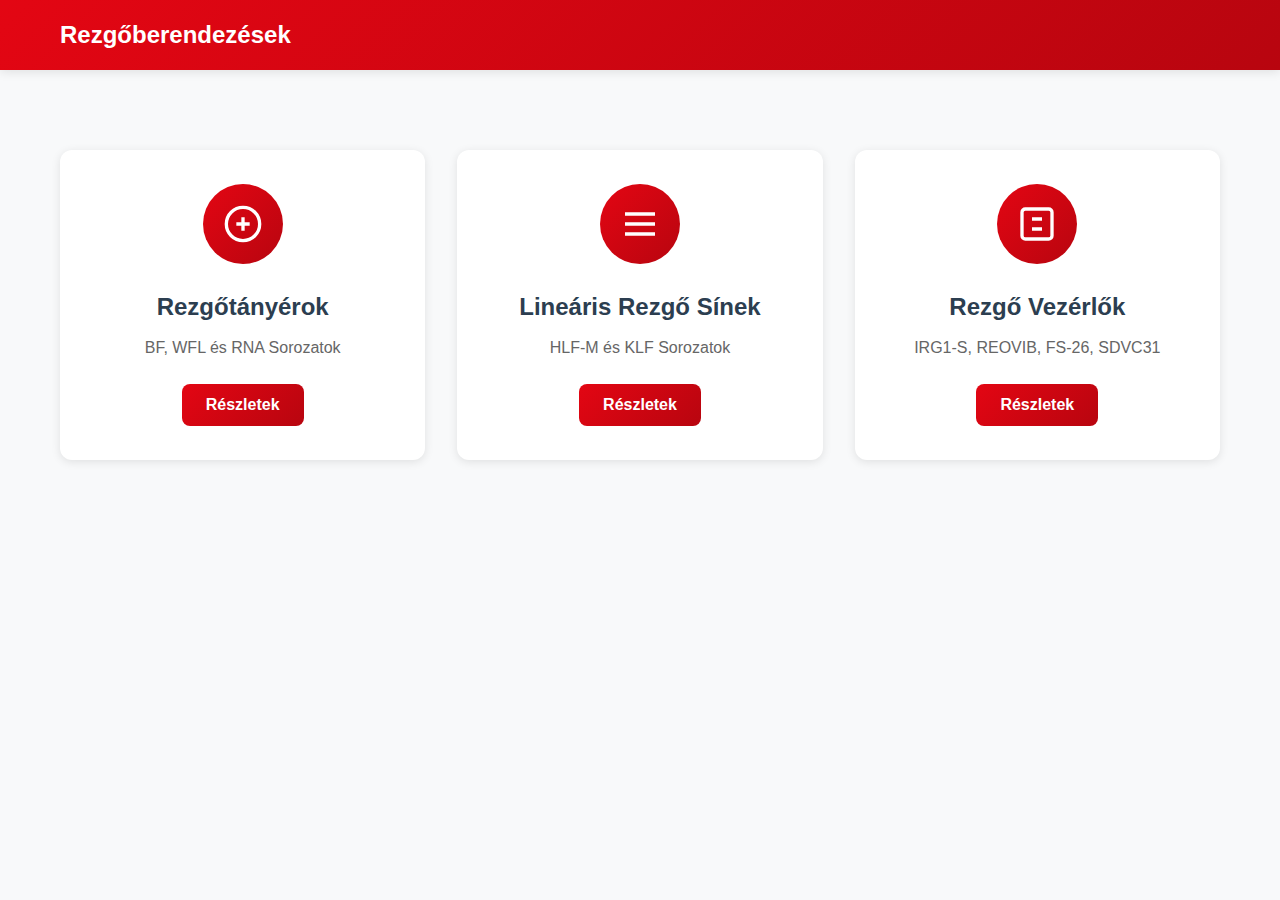
<file: index.html>
<!DOCTYPE html>
<html lang="hu">
<head>
    <meta charset="UTF-8">
    <meta name="viewport" content="width=device-width, initial-scale=1.0">
    <title>AFAG Rezgőberendezések - Dokumentáció</title>
    <link rel="stylesheet" href="styles.css">
</head>
<body>
    <!-- Navigációs sáv -->
    <nav class="navbar">
        <div class="container">
            <div class="logo">
                <h1>Rezgőberendezések</h1>
            </div>
            <button class="menu-toggle" aria-label="Menü">
                <span></span>
                <span></span>
                <span></span>
            </button>
        </div>
    </nav>

    <!-- Főoldal -->
    <main id="main-page" class="page active">
        <div class="container">
            
            <div class="category-grid">
                <div class="category-card" data-category="bowl-feeders">
                    <div class="category-icon">
                        <svg viewBox="0 0 24 24" fill="none" stroke="currentColor" stroke-width="2">
                            <circle cx="12" cy="12" r="10"/>
                            <path d="M8 12h8M12 8v8"/>
                        </svg>
                    </div>
                    <h3>Rezgőtányérok</h3>
                    <p>BF, WFL és RNA Sorozatok</p>
                    <button class="btn-primary">Részletek</button>
                </div>

                <div class="category-card" data-category="linear-feeders">
                    <div class="category-icon">
                        <svg viewBox="0 0 24 24" fill="none" stroke="currentColor" stroke-width="2">
                            <path d="M3 12h18M3 6h18M3 18h18"/>
                        </svg>
                    </div>
                    <h3>Lineáris Rezgő Sínek</h3>
                    <p>HLF-M és KLF Sorozatok</p>
                    <button class="btn-primary">Részletek</button>
                </div>

                <div class="category-card" data-category="controllers">
                    <div class="category-icon">
                        <svg viewBox="0 0 24 24" fill="none" stroke="currentColor" stroke-width="2">
                            <rect x="3" y="3" width="18" height="18" rx="2"/>
                            <path d="M9 9h6M9 15h6"/>
                        </svg>
                    </div>
                    <h3>Rezgő Vezérlők</h3>
                    <p>IRG1-S, REOVIB, FS-26, SDVC31</p>
                    <button class="btn-primary">Részletek</button>
                </div>
            </div>
        </div>
    </main>

    <!-- Rezgőtányérok oldal -->
    <div id="bowl-feeders-page" class="page">
        <div class="container">
            <button class="btn-back">← Vissza a főoldalra</button>
            <h2 class="page-title">Rezgőtányérok</h2>
            <p class="page-description">Rezgőtányér meghajtások különböző gyártóktól</p>
            
            <div class="product-grid">
                <!-- BF Sorozat (AFAG) -->
                <div class="product-card">
                    <div class="product-image">
                        <img src="bowl_feeder.jpg" alt="BF Sorozat Rezgőtányér">
                    </div>
                    <div class="product-info">
                        <h3>BF Sorozat (AFAG)</h3>
                        <p class="product-models">BF20, BF25, BF30, BF35, BF40, BF50</p>
                        <ul class="product-features">
                            <li>Körkörös szállítás tálcában</li>
                            <li>Szubkritikus hangolás</li>
                            <li>100 Hz vagy 120 Hz</li>
                            <li>Spirális pálya</li>
                        </ul>
                        <div class="product-actions">
                            <button class="btn-primary" onclick="showDocumentation('bf-series')">
                                <svg viewBox="0 0 24 24" fill="none" stroke="currentColor" stroke-width="2">
                                    <path d="M4 19.5A2.5 2.5 0 0 1 6.5 17H20"/>
                                    <path d="M6.5 2H20v20H6.5A2.5 2.5 0 0 1 4 19.5v-15A2.5 2.5 0 0 1 6.5 2z"/>
                                </svg>
                                Dokumentáció
                            </button>
                            <button class="btn-secondary" onclick="downloadDoc('bf')">
                                <svg viewBox="0 0 24 24" fill="none" stroke="currentColor" stroke-width="2">
                                    <path d="M21 15v4a2 2 0 0 1-2 2H5a2 2 0 0 1-2-2v-4"/>
                                    <polyline points="7 10 12 15 17 10"/>
                                    <line x1="12" y1="15" x2="12" y2="3"/>
                                </svg>
                                Letöltés
                            </button>
                        </div>
                    </div>
                </div>

                <!-- WFL Sorozat (VIBROTEC) -->
                <div class="product-card">
                    <div class="product-image">
                        <img src="wfl_talak.jpg" alt="WFL Sorozat Tálrezgő">
                    </div>
                    <div class="product-info">
                        <h3>WFL Sorozat (VIBROTEC AG)</h3>
                        <p class="product-models">WFL 150, WFL 200, WFL 300, WFL 450</p>
                        <ul class="product-features">
                            <li><strong>WFL 150:</strong> Ø 440 mm, 30-40 kg, légrés 0.4 mm</li>
                            <li><strong>WFL 200:</strong> Ø 470-500 mm, légrés 0.5 mm</li>
                            <li><strong>WFL 300:</strong> Ø ~600 mm, légrés 0.6 mm</li>
                            <li><strong>WFL 450:</strong> Ø ~800 mm, légrés 1.2 mm</li>
                            <li>230V / 50Hz, rugó-tömeg rendszer</li>
                        </ul>
                        <div class="product-actions">
                            <button class="btn-primary" onclick="showDocumentation('wfl-series')">
                                <svg viewBox="0 0 24 24" fill="none" stroke="currentColor" stroke-width="2">
                                    <path d="M4 19.5A2.5 2.5 0 0 1 6.5 17H20"/>
                                    <path d="M6.5 2H20v20H6.5A2.5 2.5 0 0 1 4 19.5v-15A2.5 2.5 0 0 1 6.5 2z"/>
                                </svg>
                                Dokumentáció
                            </button>
                            <button class="btn-secondary" onclick="downloadDoc('wfl')">
                                <svg viewBox="0 0 24 24" fill="none" stroke="currentColor" stroke-width="2">
                                    <path d="M21 15v4a2 2 0 0 1-2 2H5a2 2 0 0 1-2-2v-4"/>
                                    <polyline points="7 10 12 15 17 10"/>
                                    <line x1="12" y1="15" x2="12" y2="3"/>
                                </svg>
                                Letöltés
                            </button>
                        </div>
                    </div>
                </div>

                <!-- RNA SRC-N Sorozat -->
                <div class="product-card">
                    <div class="product-image">
                        <img src="rna_talak.png" alt="RNA SRC-N Sorozat">
                    </div>
                    <div class="product-info">
                        <h3>RNA SRC-N Sorozat</h3>
                        <p class="product-models">SRC-N 160, 250, 400, 630, 800</p>
                        <ul class="product-features">
                            <li><strong>SRC-N 400-2:</strong> Ø 440 mm, 103 kg, 100 Hz, légrés 1.0-1.2 mm</li>
                            <li><strong>SRC-N 630-1:</strong> Ø 660 mm, 168 kg, 50 Hz, légrés 2.3-2.8 mm</li>
                            <li><strong>SRC-N 800-1:</strong> Ø 805 mm, 270 kg, 50 Hz, légrés 2.0-3.0 mm</li>
                            <li>220V / 50Hz, IP 54 védelem</li>
                            <li>Max. rezgő tömeg: 35-80 kg (típusfüggő)</li>
                        </ul>
                        <div class="product-actions">
                            <button class="btn-primary" onclick="showDocumentation('rna-srcn-series')">
                                <svg viewBox="0 0 24 24" fill="none" stroke="currentColor" stroke-width="2">
                                    <path d="M4 19.5A2.5 2.5 0 0 1 6.5 17H20"/>
                                    <path d="M6.5 2H20v20H6.5A2.5 2.5 0 0 1 4 19.5v-15A2.5 2.5 0 0 1 6.5 2z"/>
                                </svg>
                                Dokumentáció
                            </button>
                            <button class="btn-secondary" onclick="downloadDoc('rna-srcn')">
                                <svg viewBox="0 0 24 24" fill="none" stroke="currentColor" stroke-width="2">
                                    <path d="M21 15v4a2 2 0 0 1-2 2H5a2 2 0 0 1-2-2v-4"/>
                                    <polyline points="7 10 12 15 17 10"/>
                                    <line x1="12" y1="15" x2="12" y2="3"/>
                                </svg>
                                Letöltés
                            </button>
                        </div>
                    </div>
                </div>

                <!-- RNA SRHL Sorozat -->
                <div class="product-card">
                    <div class="product-image">
                        <img src="rna_talak.png" alt="RNA SRHL Sorozat">
                    </div>
                    <div class="product-info">
                        <h3>RNA SRHL Sorozat</h3>
                        <p class="product-models">SRHL 400-1</p>
                        <ul class="product-features">
                            <li><strong>SRHL 400-1:</strong> Ø 470 mm, 140 kg</li>
                            <li>50 Hz rezgési frekvencia</li>
                            <li>220V / 50Hz, 1140 VA teljesítmény</li>
                            <li>2 mágnes (YZUW 090), 6 rugócsomag</li>
                            <li>Légrés: 2.0-2.8 mm, max. rezgő tömeg: 45 kg</li>
                        </ul>
                        <div class="product-actions">
                            <button class="btn-primary" onclick="showDocumentation('rna-srhl-series')">
                                <svg viewBox="0 0 24 24" fill="none" stroke="currentColor" stroke-width="2">
                                    <path d="M4 19.5A2.5 2.5 0 0 1 6.5 17H20"/>
                                    <path d="M6.5 2H20v20H6.5A2.5 2.5 0 0 1 4 19.5v-15A2.5 2.5 0 0 1 6.5 2z"/>
                                </svg>
                                Dokumentáció
                            </button>
                            <button class="btn-secondary" onclick="downloadDoc('rna-srhl')">
                                <svg viewBox="0 0 24 24" fill="none" stroke="currentColor" stroke-width="2">
                                    <path d="M21 15v4a2 2 0 0 1-2 2H5a2 2 0 0 1-2-2v-4"/>
                                    <polyline points="7 10 12 15 17 10"/>
                                    <line x1="12" y1="15" x2="12" y2="3"/>
                                </svg>
                                Letöltés
                            </button>
                        </div>
                    </div>
                </div>
            </div>
        </div>
    </div>

    <!-- Lineáris sínek oldal -->
    <div id="linear-feeders-page" class="page">
        <div class="container">
            <button class="btn-back">← Vissza a főoldalra</button>
            <h2 class="page-title">Lineáris Rezgő Sínek</h2>
            <p class="page-description">Egyenes vonalú szállítás, precíz alkatrész pozicionálás</p>
            
            <div class="product-grid">
                <!-- HLF-M Sorozat -->
                <div class="product-card">
                    <div class="product-image">
                        <img src="hlfm_linear.webp" alt="HLF-M Sorozat">
                    </div>
                    <div class="product-info">
                        <h3>HLF-M Sorozat</h3>
                        <p class="product-models">HLF07-M, HLF12-M, HLF25-M, HLF50-M</p>
                        <ul class="product-features">
                            <li>Superkritikus hangolás</li>
                            <li>Két egymás fölötti rezgő rész</li>
                            <li>Gerjesztés fölött a sajátfrekvencián</li>
                            <li>Példa: 100 Hz gerjesztés, ~97 Hz sajátfrekvencia</li>
                        </ul>
                        <div class="product-actions">
                            <button class="btn-primary" onclick="showDocumentation('hlf-m-series')">
                                <svg viewBox="0 0 24 24" fill="none" stroke="currentColor" stroke-width="2">
                                    <path d="M4 19.5A2.5 2.5 0 0 1 6.5 17H20"/>
                                    <path d="M6.5 2H20v20H6.5A2.5 2.5 0 0 1 4 19.5v-15A2.5 2.5 0 0 1 6.5 2z"/>
                                </svg>
                                Dokumentáció
                            </button>
                            <button class="btn-secondary" onclick="downloadDoc('hlf-m')">
                                <svg viewBox="0 0 24 24" fill="none" stroke="currentColor" stroke-width="2">
                                    <path d="M21 15v4a2 2 0 0 1-2 2H5a2 2 0 0 1-2-2v-4"/>
                                    <polyline points="7 10 12 15 17 10"/>
                                    <line x1="12" y1="15" x2="12" y2="3"/>
                                </svg>
                                Letöltés
                            </button>
                        </div>
                    </div>
                </div>

                <!-- KLF Sorozat -->
                <div class="product-card">
                    <div class="product-image">
                        <img src="KLF_linear.webp" alt="KLF Sorozat">
                    </div>
                    <div class="product-info">
                        <h3>KLF Sorozat</h3>
                        <p class="product-models">KLF5, KLF7, KLF15, KLF25</p>
                        <ul class="product-features">
                            <li>Szubkritikus hangolás</li>
                            <li>Rugalmas konfiguráció</li>
                            <li>Gerjesztés alatt a sajátfrekvencián</li>
                            <li>Példa: 100 Hz gerjesztés, ~104 Hz sajátfrekvencia</li>
                        </ul>
                        <div class="product-actions">
                            <button class="btn-primary" onclick="showDocumentation('klf-series')">
                                <svg viewBox="0 0 24 24" fill="none" stroke="currentColor" stroke-width="2">
                                    <path d="M4 19.5A2.5 2.5 0 0 1 6.5 17H20"/>
                                    <path d="M6.5 2H20v20H6.5A2.5 2.5 0 0 1 4 19.5v-15A2.5 2.5 0 0 1 6.5 2z"/>
                                </svg>
                                Dokumentáció
                            </button>
                            <button class="btn-secondary" onclick="downloadDoc('klf')">
                                <svg viewBox="0 0 24 24" fill="none" stroke="currentColor" stroke-width="2">
                                    <path d="M21 15v4a2 2 0 0 1-2 2H5a2 2 0 0 1-2-2v-4"/>
                                    <polyline points="7 10 12 15 17 10"/>
                                    <line x1="12" y1="15" x2="12" y2="3"/>
                                </svg>
                                Letöltés
                            </button>
                        </div>
                    </div>
                </div>
            </div>
        </div>
    </div>

    <!-- Vezérlők oldal -->
    <div id="controllers-page" class="page">
        <div class="container">
            <button class="btn-back">← Vissza a főoldalra</button>
            <h2 class="page-title">Rezgő Vezérlők</h2>
            <p class="page-description">Elektronikus vezérlők rezgőadagolók és lineáris adagolók számára</p>
            
            <div class="product-grid">
                <!-- IRG1-S -->
                <div class="product-card">
                    <div class="product-image">
                        <img src="irg1s.png" alt="IRG1-S Vezérlő">
                    </div>
                    <div class="product-info">
                        <h3>IRG1-S (Saventic)</h3>
                        <p class="product-models">Analóg trimmer-alapú vezérlő</p>
                        <ul class="product-features">
                            <li>Fázisszög-szabályozás</li>
                            <li>Trimmer potenciométerekkel</li>
                            <li>50/100/60/120 Hz frekvencia</li>
                            <li>Lágyindítás 0-4 sec</li>
                        </ul>
                        <div class="product-actions">
                            <button class="btn-primary" onclick="showDocumentation('irg1s')">
                                <svg viewBox="0 0 24 24" fill="none" stroke="currentColor" stroke-width="2">
                                    <path d="M4 19.5A2.5 2.5 0 0 1 6.5 17H20"/>
                                    <path d="M6.5 2H20v20H6.5A2.5 2.5 0 0 1 4 19.5v-15A2.5 2.5 0 0 1 6.5 2z"/>
                                </svg>
                                Dokumentáció
                            </button>
                            <button class="btn-secondary" onclick="downloadDoc('irg1s')">
                                <svg viewBox="0 0 24 24" fill="none" stroke="currentColor" stroke-width="2">
                                    <path d="M21 15v4a2 2 0 0 1-2 2H5a2 2 0 0 1-2-2v-4"/>
                                    <polyline points="7 10 12 15 17 10"/>
                                    <line x1="12" y1="15" x2="12" y2="3"/>
                                </svg>
                                Letöltés
                            </button>
                        </div>
                    </div>
                </div>

                <!-- REOVIB MFS 168 -->
                <div class="product-card">
                    <div class="product-image">
                        <img src="reovibmfs168.jpg" alt="REOVIB MFS 168">
                    </div>
                    <div class="product-info">
                        <h3>REOVIB MFS 168 (REO Elektronik)</h3>
                        <p class="product-models">Menüvezérlésű frekvenciavezérlő</p>
                        <ul class="product-features">
                            <li>LED kijelző és érintőpanel</li>
                            <li>Numerikus kódok (000, F, I, E)</li>
                            <li>30-140 Hz frekvencia</li>
                            <li>Automata frekvenciavezérlés</li>
                        </ul>
                        <div class="product-actions">
                            <button class="btn-primary" onclick="showDocumentation('reovib')">
                                <svg viewBox="0 0 24 24" fill="none" stroke="currentColor" stroke-width="2">
                                    <path d="M4 19.5A2.5 2.5 0 0 1 6.5 17H20"/>
                                    <path d="M6.5 2H20v20H6.5A2.5 2.5 0 0 1 4 19.5v-15A2.5 2.5 0 0 1 6.5 2z"/>
                                </svg>
                                Dokumentáció
                            </button>
                            <button class="btn-secondary" onclick="downloadDoc('reovib')">
                                <svg viewBox="0 0 24 24" fill="none" stroke="currentColor" stroke-width="2">
                                    <path d="M21 15v4a2 2 0 0 1-2 2H5a2 2 0 0 1-2-2v-4"/>
                                    <polyline points="7 10 12 15 17 10"/>
                                    <line x1="12" y1="15" x2="12" y2="3"/>
                                </svg>
                                Letöltés
                            </button>
                        </div>
                    </div>
                </div>

                <!-- FS-26 -->
                <div class="product-card">
                    <div class="product-image">
                        <img src="fimotec_fs26.jpg" alt="FS-26">
                    </div>
                    <div class="product-info">
                        <h3>FS-26 (Fimotec-Fischer)</h3>
                        <p class="product-models">Többszintű hozzáférésű vezérlő</p>
                        <ul class="product-features">
                            <li>Ebene 0, 1, 2, 3 menüszintek</li>
                            <li>Kód A és B hozzáférés</li>
                            <li>5-200 Hz frekvencia</li>
                            <li>Paraméter biztosítás</li>
                        </ul>
                        <div class="product-actions">
                            <button class="btn-primary" onclick="showDocumentation('fs26')">
                                <svg viewBox="0 0 24 24" fill="none" stroke="currentColor" stroke-width="2">
                                    <path d="M4 19.5A2.5 2.5 0 0 1 6.5 17H20"/>
                                    <path d="M6.5 2H20v20H6.5A2.5 2.5 0 0 1 4 19.5v-15A2.5 2.5 0 0 1 6.5 2z"/>
                                </svg>
                                Dokumentáció
                            </button>
                            <button class="btn-secondary" onclick="downloadDoc('fs26')">
                                <svg viewBox="0 0 24 24" fill="none" stroke="currentColor" stroke-width="2">
                                    <path d="M21 15v4a2 2 0 0 1-2 2H5a2 2 0 0 1-2-2v-4"/>
                                    <polyline points="7 10 12 15 17 10"/>
                                    <line x1="12" y1="15" x2="12" y2="3"/>
                                </svg>
                                Letöltés
                            </button>
                        </div>
                    </div>
                </div>

                <!-- SDVC31 -->
                <div class="product-card">
                    <div class="product-image">
                        <img src="CUHSDVC31S_1.jpg" alt="SDVC31">
                    </div>
                    <div class="product-info">
                        <h3>SDVC31 (CUH)</h3>
                        <p class="product-models">Digitális frekvenciamodulációs vezérlő</p>
                        <ul class="product-features">
                            <li>SDVC31-S és SDVC31-M modellek</li>
                            <li>40-400 Hz frekvencia</li>
                            <li>Gyorsítási index (100-150)</li>
                            <li>Hullámforma szabályozás</li>
                        </ul>
                        <div class="product-actions">
                            <button class="btn-primary" onclick="showDocumentation('sdvc31')">
                                <svg viewBox="0 0 24 24" fill="none" stroke="currentColor" stroke-width="2">
                                    <path d="M4 19.5A2.5 2.5 0 0 1 6.5 17H20"/>
                                    <path d="M6.5 2H20v20H6.5A2.5 2.5 0 0 1 4 19.5v-15A2.5 2.5 0 0 1 6.5 2z"/>
                                </svg>
                                Dokumentáció
                            </button>
                            <button class="btn-secondary" onclick="downloadDoc('sdvc31')">
                                <svg viewBox="0 0 24 24" fill="none" stroke="currentColor" stroke-width="2">
                                    <path d="M21 15v4a2 2 0 0 1-2 2H5a2 2 0 0 1-2-2v-4"/>
                                    <polyline points="7 10 12 15 17 10"/>
                                    <line x1="12" y1="15" x2="12" y2="3"/>
                                </svg>
                                Letöltés
                            </button>
                        </div>
                    </div>
                </div>
            </div>
        </div>
    </div>

    <!-- Dokumentáció modal -->
    <div id="doc-modal" class="modal">
        <div class="modal-content">
            <div class="modal-header">
                <h2 id="modal-title"></h2>
                <button class="modal-close" aria-label="Bezárás">&times;</button>
            </div>
            <div class="modal-body" id="modal-body">
                <!-- Dokumentáció tartalma ide kerül -->
            </div>
        </div>
    </div>

    <script src="script.js"></script>
</body>
</html>
</file>
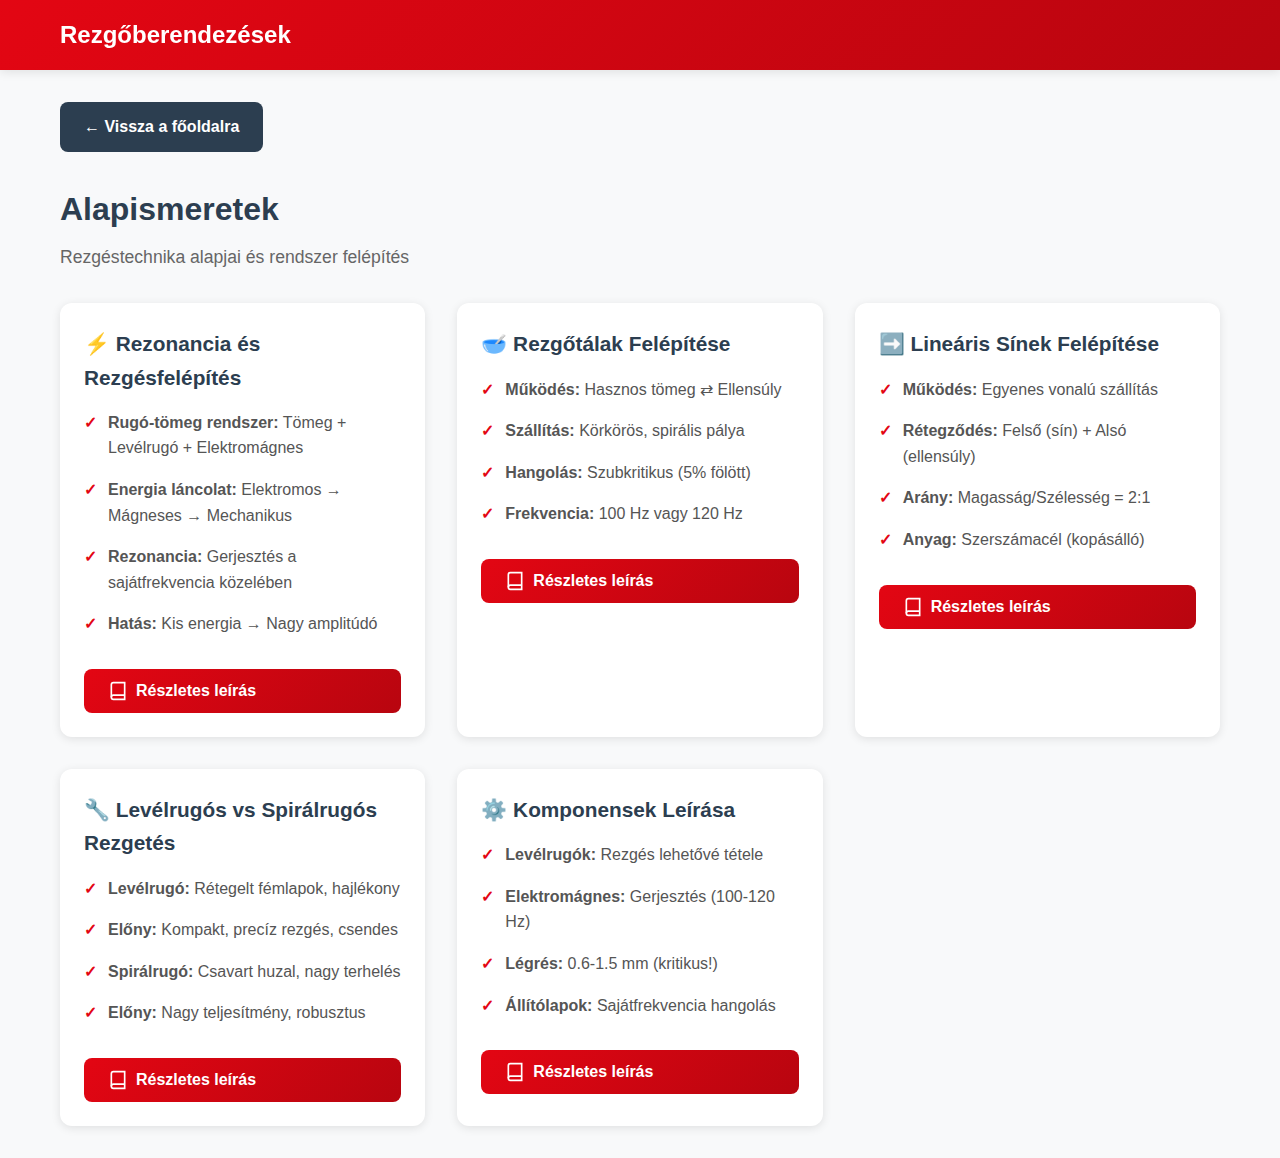
<file: alapismeretek.html>
<!DOCTYPE html>
<html lang="hu">
<head>
    <meta charset="UTF-8">
    <meta name="viewport" content="width=device-width, initial-scale=1.0">
    <title>Alapismeretek - Rezgőberendezések</title>
    <link rel="stylesheet" href="styles.css">
</head>
<body>
    <!-- Navigációs sáv -->
    <nav class="navbar">
        <div class="container">
            <div class="logo">
                <a href="index.html" style="color: white; text-decoration: none;">
                    <h1>Rezgőberendezések</h1>
                </a>
            </div>
        </div>
    </nav>

    <!-- Alapismeretek oldal -->
    <main class="page active">
        <div class="container">
            <a href="index.html" class="btn-back">← Vissza a főoldalra</a>
            <h2 class="page-title">Alapismeretek</h2>
            <p class="page-description">Rezgéstechnika alapjai és rendszer felépítés</p>
            
            <div class="product-grid">
                <!-- Rezonancia és Rezgésfelépítés -->
                <div class="product-card">
                    <div class="product-info">
                        <h3>⚡ Rezonancia és Rezgésfelépítés</h3>
                        <ul class="product-features">
                            <li><strong>Rugó-tömeg rendszer:</strong> Tömeg + Levélrugó + Elektromágnes</li>
                            <li><strong>Energia láncolat:</strong> Elektromos → Mágneses → Mechanikus</li>
                            <li><strong>Rezonancia:</strong> Gerjesztés a sajátfrekvencia közelében</li>
                            <li><strong>Hatás:</strong> Kis energia → Nagy amplitúdó</li>
                        </ul>
                        <div class="product-actions">
                            <button class="btn-primary" onclick="showDocumentation('resonance')">
                                <svg viewBox="0 0 24 24" fill="none" stroke="currentColor" stroke-width="2">
                                    <path d="M4 19.5A2.5 2.5 0 0 1 6.5 17H20"/>
                                    <path d="M6.5 2H20v20H6.5A2.5 2.5 0 0 1 4 19.5v-15A2.5 2.5 0 0 1 6.5 2z"/>
                                </svg>
                                Részletes leírás
                            </button>
                        </div>
                    </div>
                </div>

                <!-- Rezgőtálak felépítése -->
                <div class="product-card">
                    <div class="product-info">
                        <h3>🥣 Rezgőtálak Felépítése</h3>
                        <ul class="product-features">
                            <li><strong>Működés:</strong> Hasznos tömeg ⇄ Ellensúly</li>
                            <li><strong>Szállítás:</strong> Körkörös, spirális pálya</li>
                            <li><strong>Hangolás:</strong> Szubkritikus (5% fölött)</li>
                            <li><strong>Frekvencia:</strong> 100 Hz vagy 120 Hz</li>
                        </ul>
                        <div class="product-actions">
                            <button class="btn-primary" onclick="showDocumentation('bowl-structure')">
                                <svg viewBox="0 0 24 24" fill="none" stroke="currentColor" stroke-width="2">
                                    <path d="M4 19.5A2.5 2.5 0 0 1 6.5 17H20"/>
                                    <path d="M6.5 2H20v20H6.5A2.5 2.5 0 0 1 4 19.5v-15A2.5 2.5 0 0 1 6.5 2z"/>
                                </svg>
                                Részletes leírás
                            </button>
                        </div>
                    </div>
                </div>

                <!-- Lineáris sínek felépítése -->
                <div class="product-card">
                    <div class="product-info">
                        <h3>➡️ Lineáris Sínek Felépítése</h3>
                        <ul class="product-features">
                            <li><strong>Működés:</strong> Egyenes vonalú szállítás</li>
                            <li><strong>Rétegződés:</strong> Felső (sín) + Alsó (ellensúly)</li>
                            <li><strong>Arány:</strong> Magasság/Szélesség = 2:1</li>
                            <li><strong>Anyag:</strong> Szerszámacél (kopásálló)</li>
                        </ul>
                        <div class="product-actions">
                            <button class="btn-primary" onclick="showDocumentation('linear-structure')">
                                <svg viewBox="0 0 24 24" fill="none" stroke="currentColor" stroke-width="2">
                                    <path d="M4 19.5A2.5 2.5 0 0 1 6.5 17H20"/>
                                    <path d="M6.5 2H20v20H6.5A2.5 2.5 0 0 1 4 19.5v-15A2.5 2.5 0 0 1 6.5 2z"/>
                                </svg>
                                Részletes leírás
                            </button>
                        </div>
                    </div>
                </div>

                <!-- Levélrugós vs Spirálrugós -->
                <div class="product-card">
                    <div class="product-info">
                        <h3>🔧 Levélrugós vs Spirálrugós Rezgetés</h3>
                        <ul class="product-features">
                            <li><strong>Levélrugó:</strong> Rétegelt fémlapok, hajlékony</li>
                            <li><strong>Előny:</strong> Kompakt, precíz rezgés, csendes</li>
                            <li><strong>Spirálrugó:</strong> Csavart huzal, nagy terhelés</li>
                            <li><strong>Előny:</strong> Nagy teljesítmény, robusztus</li>
                        </ul>
                        <div class="product-actions">
                            <button class="btn-primary" onclick="showDocumentation('spring-types')">
                                <svg viewBox="0 0 24 24" fill="none" stroke="currentColor" stroke-width="2">
                                    <path d="M4 19.5A2.5 2.5 0 0 1 6.5 17H20"/>
                                    <path d="M6.5 2H20v20H6.5A2.5 2.5 0 0 1 4 19.5v-15A2.5 2.5 0 0 1 6.5 2z"/>
                                </svg>
                                Részletes leírás
                            </button>
                        </div>
                    </div>
                </div>

                <!-- Komponensek -->
                <div class="product-card">
                    <div class="product-info">
                        <h3>⚙️ Komponensek Leírása</h3>
                        <ul class="product-features">
                            <li><strong>Levélrugók:</strong> Rezgés lehetővé tétele</li>
                            <li><strong>Elektromágnes:</strong> Gerjesztés (100-120 Hz)</li>
                            <li><strong>Légrés:</strong> 0.6-1.5 mm (kritikus!)</li>
                            <li><strong>Állítólapok:</strong> Sajátfrekvencia hangolás</li>
                        </ul>
                        <div class="product-actions">
                            <button class="btn-primary" onclick="showDocumentation('components')">
                                <svg viewBox="0 0 24 24" fill="none" stroke="currentColor" stroke-width="2">
                                    <path d="M4 19.5A2.5 2.5 0 0 1 6.5 17H20"/>
                                    <path d="M6.5 2H20v20H6.5A2.5 2.5 0 0 1 4 19.5v-15A2.5 2.5 0 0 1 6.5 2z"/>
                                </svg>
                                Részletes leírás
                            </button>
                        </div>
                    </div>
                </div>
            </div>
        </div>
    </main>

    <!-- Dokumentáció modal -->
    <div id="doc-modal" class="modal">
        <div class="modal-content">
            <div class="modal-header">
                <h2 id="modal-title"></h2>
                <button class="modal-close" aria-label="Bezárás">&times;</button>
            </div>
            <div class="modal-body" id="modal-body">
                <!-- Dokumentáció tartalma ide kerül -->
            </div>
        </div>
    </div>

    <script src="script.js"></script>
</body>
</html>
</file>
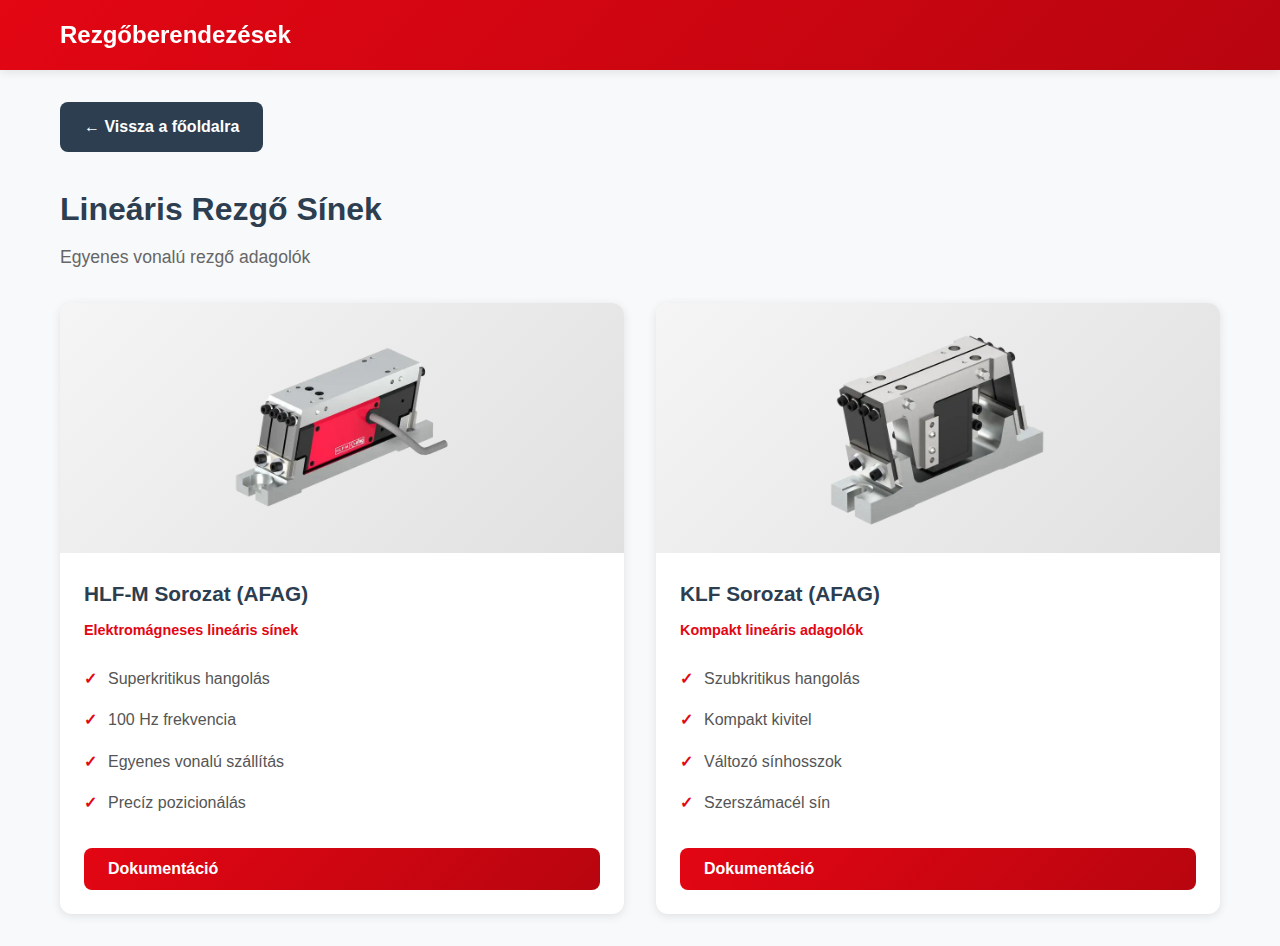
<file: linearis_sinek.html>
<!DOCTYPE html>
<html lang="hu">
<head>
    <meta charset="UTF-8">
    <meta name="viewport" content="width=device-width, initial-scale=1.0">
    <title>Lineáris Rezgő Sínek - Rezgőberendezések</title>
    <link rel="stylesheet" href="styles.css">
</head>
<body>
    <nav class="navbar">
        <div class="container">
            <div class="logo">
                <a href="index.html" style="color: white; text-decoration: none;">
                    <h1>Rezgőberendezések</h1>
                </a>
            </div>
        </div>
    </nav>

    <main class="page active">
        <div class="container">
            <a href="index.html" class="btn-back">← Vissza a főoldalra</a>
            <h2 class="page-title">Lineáris Rezgő Sínek</h2>
            <p class="page-description">Egyenes vonalú rezgő adagolók</p>
            
            <div class="product-grid">
                <div class="product-card">
                    <div class="product-image">
                        <img src="hlfm_linear.png" alt="HLF-M Sorozat">
                    </div>
                    <div class="product-info">
                        <h3>HLF-M Sorozat (AFAG)</h3>
                        <p class="product-models">Elektromágneses lineáris sínek</p>
                        <ul class="product-features">
                            <li>Superkritikus hangolás</li>
                            <li>100 Hz frekvencia</li>
                            <li>Egyenes vonalú szállítás</li>
                            <li>Precíz pozicionálás</li>
                        </ul>
                        <div class="product-actions">
                            <button class="btn-primary" onclick="showDocumentation('hlf-m')">Dokumentáció</button>
                        </div>
                    </div>
                </div>

                <div class="product-card">
                    <div class="product-image">
                        <img src="KLF_linear.png" alt="KLF Sorozat">
                    </div>
                    <div class="product-info">
                        <h3>KLF Sorozat (AFAG)</h3>
                        <p class="product-models">Kompakt lineáris adagolók</p>
                        <ul class="product-features">
                            <li>Szubkritikus hangolás</li>
                            <li>Kompakt kivitel</li>
                            <li>Változó sínhosszok</li>
                            <li>Szerszámacél sín</li>
                        </ul>
                        <div class="product-actions">
                            <button class="btn-primary" onclick="showDocumentation('klf')">Dokumentáció</button>
                        </div>
                    </div>
                </div>
            </div>
        </div>
    </main>

    <div id="doc-modal" class="modal">
        <div class="modal-content">
            <div class="modal-header">
                <h2 id="modal-title"></h2>
                <button class="modal-close" aria-label="Bezárás">&times;</button>
            </div>
            <div class="modal-body" id="modal-body"></div>
        </div>
    </div>

    <script src="script.js"></script>
</body>
</html>
</file>
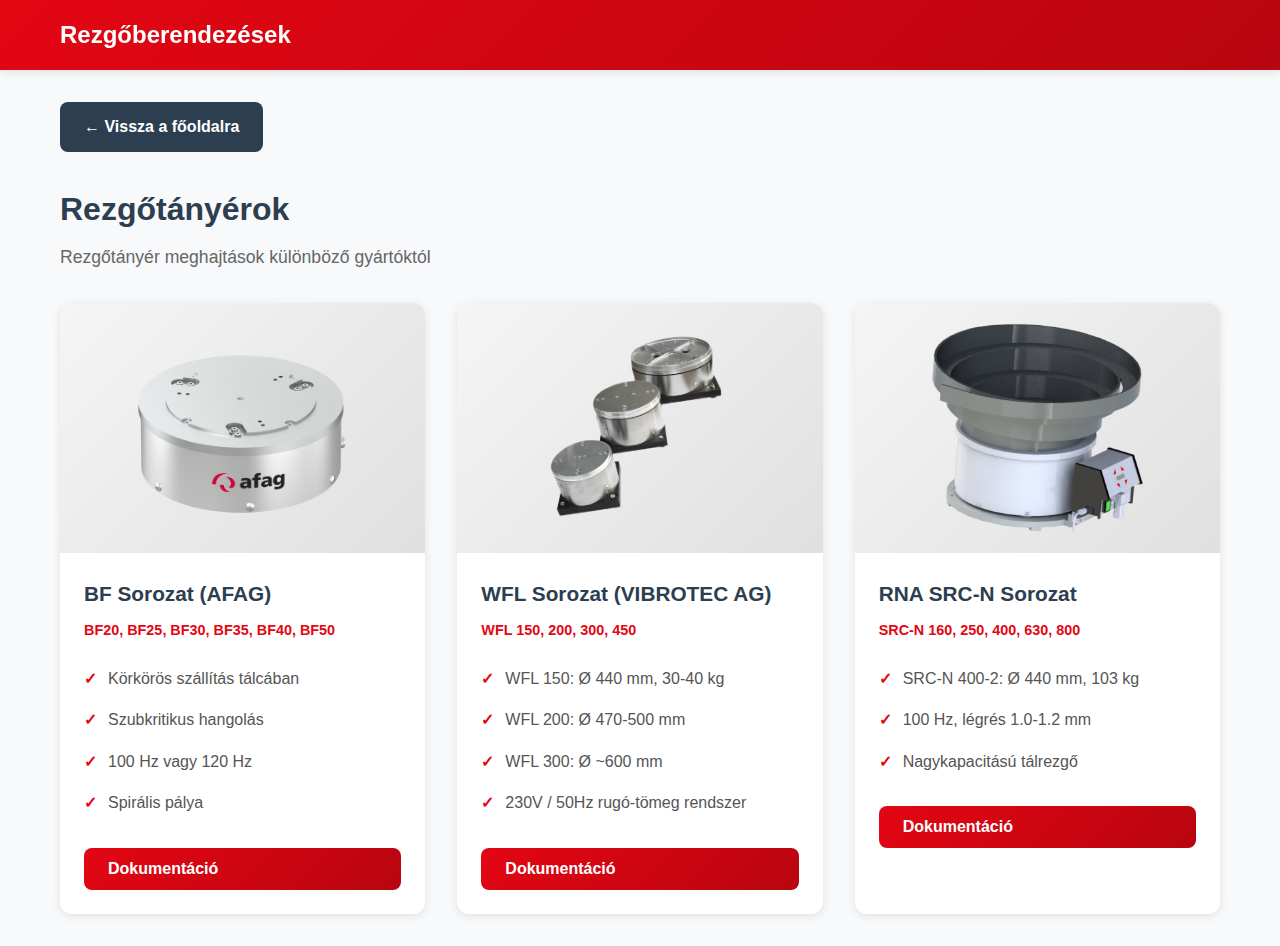
<file: rezgotalak.html>
<!DOCTYPE html>
<html lang="hu">
<head>
    <meta charset="UTF-8">
    <meta name="viewport" content="width=device-width, initial-scale=1.0">
    <title>Rezgőtányérok - Rezgőberendezések</title>
    <link rel="stylesheet" href="styles.css">
</head>
<body>
    <nav class="navbar">
        <div class="container">
            <div class="logo">
                <a href="index.html" style="color: white; text-decoration: none;">
                    <h1>Rezgőberendezések</h1>
                </a>
            </div>
        </div>
    </nav>

    <main class="page active">
        <div class="container">
            <a href="index.html" class="btn-back">← Vissza a főoldalra</a>
            <h2 class="page-title">Rezgőtányérok</h2>
            <p class="page-description">Rezgőtányér meghajtások különböző gyártóktól</p>
            
            <div class="product-grid">
                <div class="product-card">
                    <div class="product-image">
                        <img src="bowl_feeder.png" alt="BF Sorozat Rezgőtányér">
                    </div>
                    <div class="product-info">
                        <h3>BF Sorozat (AFAG)</h3>
                        <p class="product-models">BF20, BF25, BF30, BF35, BF40, BF50</p>
                        <ul class="product-features">
                            <li>Körkörös szállítás tálcában</li>
                            <li>Szubkritikus hangolás</li>
                            <li>100 Hz vagy 120 Hz</li>
                            <li>Spirális pálya</li>
                        </ul>
                        <div class="product-actions">
                            <button class="btn-primary" onclick="showDocumentation('bf-series')">Dokumentáció</button>
                        </div>
                    </div>
                </div>

                <div class="product-card">
                    <div class="product-image">
                        <img src="wfl_talak.png" alt="WFL Sorozat">
                    </div>
                    <div class="product-info">
                        <h3>WFL Sorozat (VIBROTEC AG)</h3>
                        <p class="product-models">WFL 150, 200, 300, 450</p>
                        <ul class="product-features">
                            <li>WFL 150: Ø 440 mm, 30-40 kg</li>
                            <li>WFL 200: Ø 470-500 mm</li>
                            <li>WFL 300: Ø ~600 mm</li>
                            <li>230V / 50Hz rugó-tömeg rendszer</li>
                        </ul>
                        <div class="product-actions">
                            <button class="btn-primary" onclick="showDocumentation('wfl-series')">Dokumentáció</button>
                        </div>
                    </div>
                </div>

                <div class="product-card">
                    <div class="product-image">
                        <img src="rna_talak.png" alt="RNA SRC-N">
                    </div>
                    <div class="product-info">
                        <h3>RNA SRC-N Sorozat</h3>
                        <p class="product-models">SRC-N 160, 250, 400, 630, 800</p>
                        <ul class="product-features">
                            <li>SRC-N 400-2: Ø 440 mm, 103 kg</li>
                            <li>100 Hz, légrés 1.0-1.2 mm</li>
                            <li>Nagykapacitású tálrezgő</li>
                        </ul>
                        <div class="product-actions">
                            <button class="btn-primary" onclick="showDocumentation('rna-srcn')">Dokumentáció</button>
                        </div>
                    </div>
                </div>
            </div>
        </div>
    </main>

    <div id="doc-modal" class="modal">
        <div class="modal-content">
            <div class="modal-header">
                <h2 id="modal-title"></h2>
                <button class="modal-close" aria-label="Bezárás">&times;</button>
            </div>
            <div class="modal-body" id="modal-body"></div>
        </div>
    </div>

    <script src="script.js"></script>
</body>
</html>
</file>
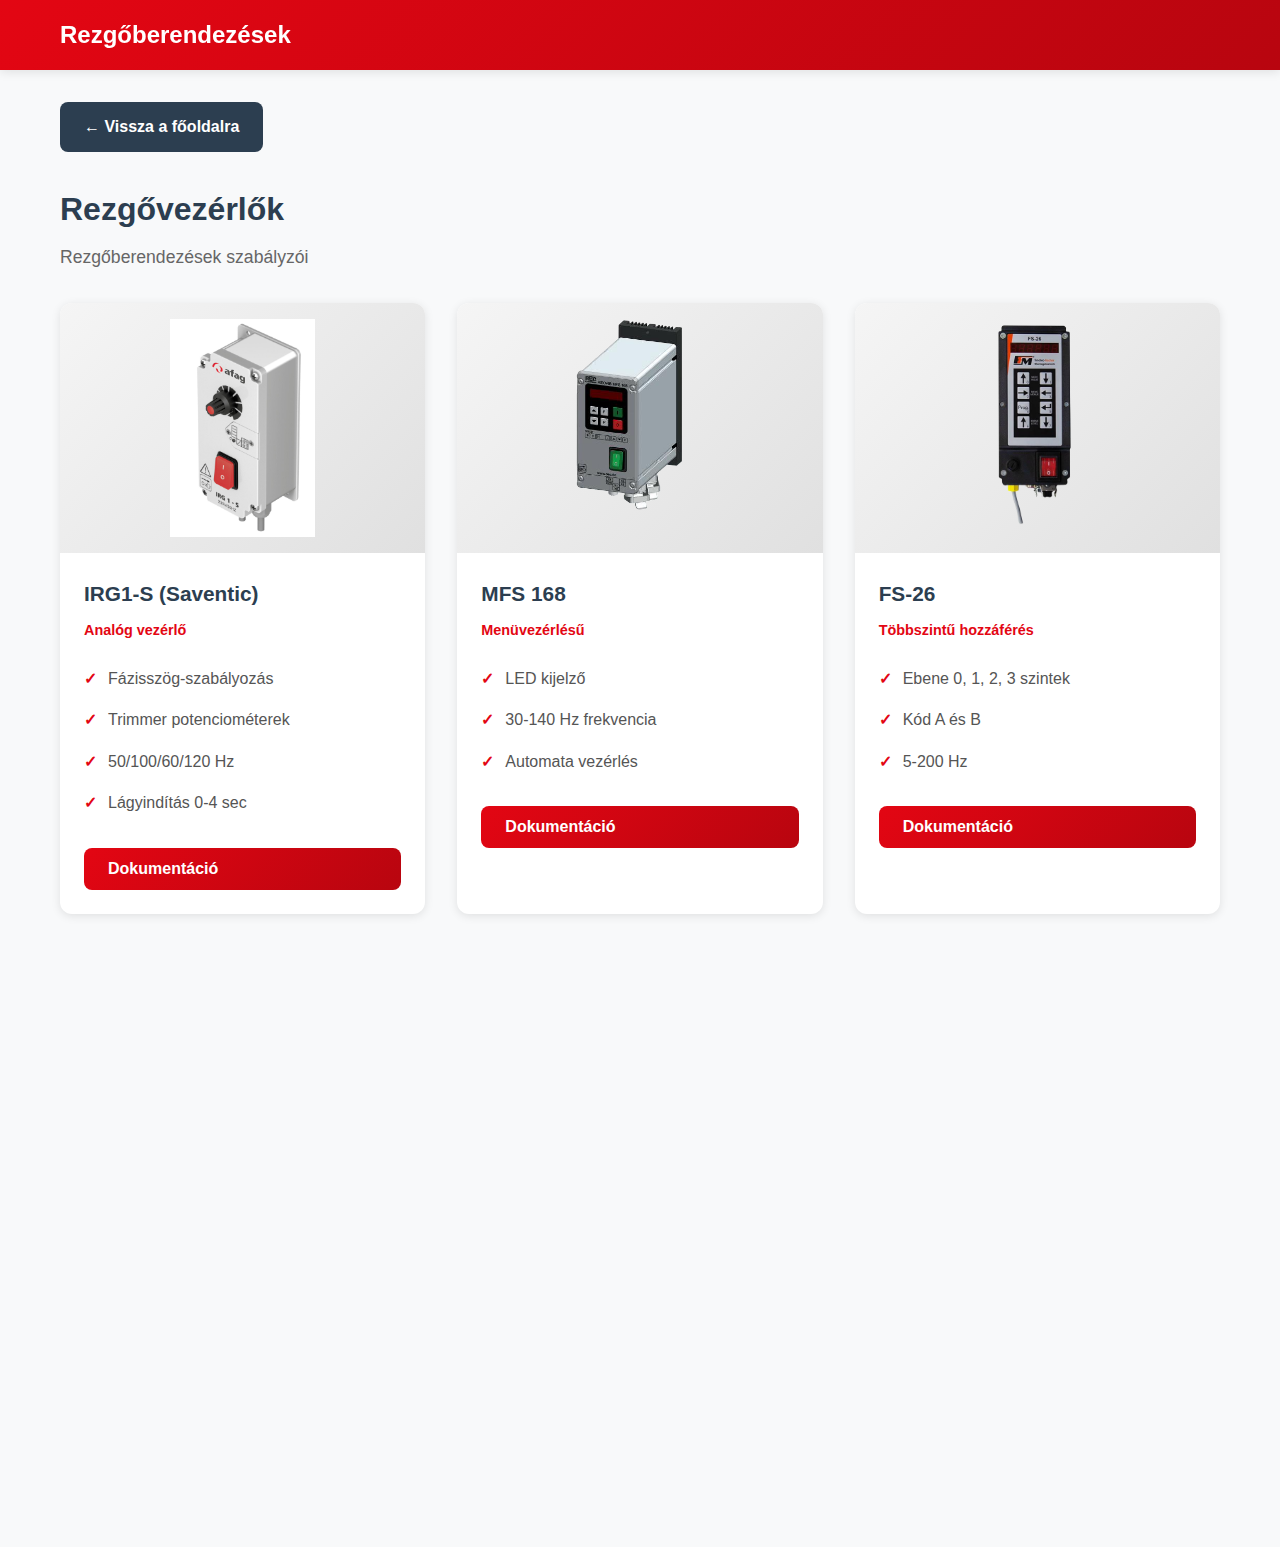
<file: rezgovezerlok.html>
<!DOCTYPE html>
<html lang="hu">
<head>
    <meta charset="UTF-8">
    <meta name="viewport" content="width=device-width, initial-scale=1.0">
    <title>Rezgővezérlők - Rezgőberendezések</title>
    <link rel="stylesheet" href="styles.css">
</head>
<body>
    <nav class="navbar">
        <div class="container">
            <div class="logo">
                <a href="index.html" style="color: white; text-decoration: none;">
                    <h1>Rezgőberendezések</h1>
                </a>
            </div>
        </div>
    </nav>

    <main class="page active">
        <div class="container">
            <a href="index.html" class="btn-back">← Vissza a főoldalra</a>
            <h2 class="page-title">Rezgővezérlők</h2>
            <p class="page-description">Rezgőberendezések szabályzói</p>
            
            <div class="product-grid">
                <div class="product-card">
                    <div class="product-image">
                        <img src="irg1s.png" alt="IRG1-S">
                    </div>
                    <div class="product-info">
                        <h3>IRG1-S (Saventic)</h3>
                        <p class="product-models">Analóg vezérlő</p>
                        <ul class="product-features">
                            <li>Fázisszög-szabályozás</li>
                            <li>Trimmer potenciométerek</li>
                            <li>50/100/60/120 Hz</li>
                            <li>Lágyindítás 0-4 sec</li>
                        </ul>
                        <div class="product-actions">
                            <button class="btn-primary" onclick="showDocumentation('irg1s')">Dokumentáció</button>
                        </div>
                    </div>
                </div>

                <div class="product-card">
                    <div class="product-image">
                        <img src="reovibmfs168.png" alt="REOVIB MFS 168">
                    </div>
                    <div class="product-info">
                        <h3>MFS 168</h3>
                        <p class="product-models">Menüvezérlésű</p>
                        <ul class="product-features">
                            <li>LED kijelző</li>
                            <li>30-140 Hz frekvencia</li>
                            <li>Automata vezérlés</li>
                        </ul>
                        <div class="product-actions">
                            <button class="btn-primary" onclick="showDocumentation('reovib')">Dokumentáció</button>
                        </div>
                    </div>
                </div>

                <div class="product-card">
                    <div class="product-image">
                        <img src="fimotec_fs26.png" alt="FS-26">
                    </div>
                    <div class="product-info">
                        <h3>FS-26</h3>
                        <p class="product-models">Többszintű hozzáférés</p>
                        <ul class="product-features">
                            <li>Ebene 0, 1, 2, 3 szintek</li>
                            <li>Kód A és B</li>
                            <li>5-200 Hz</li>
                        </ul>
                        <div class="product-actions">
                            <button class="btn-primary" onclick="showDocumentation('fs26')">Dokumentáció</button>
                        </div>
                    </div>
                </div>

                <div class="product-card">
                    <div class="product-image">
                        <img src="CUHSDVC31S_1.png" alt="SDVC31">
                    </div>
                    <div class="product-info">
                        <h3>SDVC31 (CUH)</h3>
                        <p class="product-models">Digitális vezérlő</p>
                        <ul class="product-features">
                            <li>40-400 Hz frekvencia</li>
                            <li>Gyorsítási index</li>
                            <li>Hullámforma szabályozás</li>
                        </ul>
                        <div class="product-actions">
                            <button class="btn-primary" onclick="showDocumentation('sdvc31')">Dokumentáció</button>
                        </div>
                    </div>
                </div>
            </div>
        </div>
    </main>

    <div id="doc-modal" class="modal">
        <div class="modal-content">
            <div class="modal-header">
                <h2 id="modal-title"></h2>
                <button class="modal-close" aria-label="Bezárás">&times;</button>
            </div>
            <div class="modal-body" id="modal-body"></div>
        </div>
    </div>

    <script src="script.js"></script>
</body>
</html>
</file>
<file: styles.css>
/* Alapértelmezett stílusok */
* {
    margin: 0;
    padding: 0;
    box-sizing: border-box;
}

:root {
    --primary-color: #e30613;
    --secondary-color: #2c3e50;
    --text-color: #333;
    --light-bg: #f8f9fa;
    --border-color: #dee2e6;
    --shadow: 0 2px 10px rgba(0,0,0,0.1);
    --shadow-hover: 0 4px 20px rgba(0,0,0,0.15);
    --transition: all 0.3s ease;
}

body {
    font-family: 'Segoe UI', Tahoma, Geneva, Verdana, sans-serif;
    color: var(--text-color);
    line-height: 1.6;
    background-color: var(--light-bg);
}

.container {
    max-width: 1200px;
    margin: 0 auto;
    padding: 0 20px;
}

/* Navigációs sáv */
.navbar {
    background: linear-gradient(135deg, var(--primary-color) 0%, #b8050f 100%);
    color: white;
    padding: 1rem 0;
    box-shadow: var(--shadow);
    position: sticky;
    top: 0;
    z-index: 1000;
}

.navbar .container {
    display: flex;
    justify-content: space-between;
    align-items: center;
}

.logo h1 {
    font-size: 1.5rem;
    font-weight: 600;
}

.menu-toggle {
    display: none;
    background: none;
    border: none;
    cursor: pointer;
    padding: 0.5rem;
}

.menu-toggle span {
    display: block;
    width: 25px;
    height: 3px;
    background: white;
    margin: 5px 0;
    transition: var(--transition);
}

/* Oldalak */
.page {
    display: none;
    padding: 2rem 0;
    min-height: calc(100vh - 80px);
    animation: fadeIn 0.4s ease;
}

.page.active {
    display: block;
}

@keyframes fadeIn {
    from {
        opacity: 0;
        transform: translateY(20px);
    }
    to {
        opacity: 1;
        transform: translateY(0);
    }
}

/* Hero szekció */
.hero {
    text-align: center;
    padding: 3rem 0;
}

.hero h2 {
    font-size: 2.5rem;
    color: var(--secondary-color);
    margin-bottom: 1rem;
}

.hero p {
    font-size: 1.2rem;
    color: #666;
}

/* Kategória kártyák */
.category-grid {
    display: grid;
    grid-template-columns: repeat(auto-fit, minmax(300px, 1fr));
    gap: 2rem;
    margin-top: 3rem;
}

.category-card {
    background: white;
    border-radius: 12px;
    padding: 2rem;
    text-align: center;
    box-shadow: var(--shadow);
    transition: var(--transition);
    cursor: pointer;
    border: 2px solid transparent;
}

.category-card:hover {
    transform: translateY(-5px);
    box-shadow: var(--shadow-hover);
    border-color: var(--primary-color);
}

.category-icon {
    width: 80px;
    height: 80px;
    margin: 0 auto 1.5rem;
    background: linear-gradient(135deg, var(--primary-color) 0%, #b8050f 100%);
    border-radius: 50%;
    display: flex;
    align-items: center;
    justify-content: center;
    color: white;
}

.category-icon svg {
    width: 40px;
    height: 40px;
}

.category-card h3 {
    font-size: 1.5rem;
    color: var(--secondary-color);
    margin-bottom: 0.5rem;
}

.category-card p {
    color: #666;
    margin-bottom: 1.5rem;
}

/* Gombok */
.btn-primary,
.btn-secondary,
.btn-back {
    padding: 0.75rem 1.5rem;
    border: none;
    border-radius: 8px;
    cursor: pointer;
    font-size: 1rem;
    font-weight: 600;
    transition: var(--transition);
    display: inline-flex;
    align-items: center;
    gap: 0.5rem;
    text-decoration: none;
}

.btn-primary {
    background: linear-gradient(135deg, var(--primary-color) 0%, #b8050f 100%);
    color: white;
}

.btn-primary:hover {
    transform: translateY(-2px);
    box-shadow: 0 4px 12px rgba(227, 6, 19, 0.4);
}

.btn-secondary {
    background: white;
    color: var(--primary-color);
    border: 2px solid var(--primary-color);
}

.btn-secondary:hover {
    background: var(--primary-color);
    color: white;
}

.btn-back {
    background: var(--secondary-color);
    color: white;
    margin-bottom: 2rem;
}

.btn-back:hover {
    background: #1a252f;
}

.btn-primary svg,
.btn-secondary svg {
    width: 20px;
    height: 20px;
}

/* Oldal címek */
.page-title {
    font-size: 2rem;
    color: var(--secondary-color);
    margin-bottom: 0.5rem;
}

.page-description {
    font-size: 1.1rem;
    color: #666;
    margin-bottom: 2rem;
}

/* Termék kártyák */
.product-grid {
    display: grid;
    grid-template-columns: repeat(auto-fit, minmax(350px, 1fr));
    gap: 2rem;
    margin-top: 2rem;
}

.product-card {
    background: white;
    border-radius: 12px;
    overflow: hidden;
    box-shadow: var(--shadow);
    transition: var(--transition);
}

.product-card:hover {
    transform: translateY(-5px);
    box-shadow: var(--shadow-hover);
}

.product-image {
    height: 250px;
    background: linear-gradient(135deg, #f5f5f5 0%, #e0e0e0 100%);
    display: flex;
    align-items: center;
    justify-content: center;
    padding: 1rem;
}

.product-image img {
    max-width: 100%;
    max-height: 100%;
    object-fit: contain;
}

.product-info {
    padding: 1.5rem;
}

.product-info h3 {
    font-size: 1.3rem;
    color: var(--secondary-color);
    margin-bottom: 0.5rem;
}

.product-models {
    color: var(--primary-color);
    font-weight: 600;
    margin-bottom: 1rem;
    font-size: 0.9rem;
}

.product-features {
    list-style: none;
    margin-bottom: 1.5rem;
}

.product-features li {
    padding: 0.5rem 0;
    padding-left: 1.5rem;
    position: relative;
    color: #555;
}

.product-features li::before {
    content: "✓";
    position: absolute;
    left: 0;
    color: var(--primary-color);
    font-weight: bold;
}

.product-actions {
    display: flex;
    gap: 1rem;
    flex-wrap: wrap;
}

.product-actions button {
    flex: 1;
    min-width: 140px;
}

/* Modal */
.modal {
    display: none;
    position: fixed;
    z-index: 2000;
    left: 0;
    top: 0;
    width: 100%;
    height: 100%;
    background: rgba(0, 0, 0, 0.7);
    animation: fadeIn 0.3s ease;
}

.modal.active {
    display: flex;
    align-items: center;
    justify-content: center;
    padding: 20px;
}

.modal-content {
    background: white;
    border-radius: 12px;
    max-width: 900px;
    width: 100%;
    max-height: 90vh;
    display: flex;
    flex-direction: column;
    box-shadow: 0 10px 40px rgba(0,0,0,0.3);
    animation: slideUp 0.3s ease;
}

@keyframes slideUp {
    from {
        transform: translateY(50px);
        opacity: 0;
    }
    to {
        transform: translateY(0);
        opacity: 1;
    }
}

.modal-header {
    padding: 1.5rem;
    border-bottom: 1px solid var(--border-color);
    display: flex;
    justify-content: space-between;
    align-items: center;
    background: linear-gradient(135deg, var(--primary-color) 0%, #b8050f 100%);
    color: white;
    border-radius: 12px 12px 0 0;
}

.modal-header h2 {
    font-size: 1.5rem;
    margin: 0;
}

.modal-close {
    background: none;
    border: none;
    font-size: 2rem;
    color: white;
    cursor: pointer;
    padding: 0;
    width: 40px;
    height: 40px;
    display: flex;
    align-items: center;
    justify-content: center;
    border-radius: 50%;
    transition: var(--transition);
}

.modal-close:hover {
    background: rgba(255, 255, 255, 0.2);
}

.modal-body {
    padding: 2rem;
    overflow-y: auto;
    flex: 1;
}

/* Dokumentáció stílusok */
.doc-content h1,
.doc-content h2,
.doc-content h3,
.doc-content h4 {
    color: var(--secondary-color);
    margin-top: 1.5rem;
    margin-bottom: 1rem;
}

.doc-content h1 {
    font-size: 2rem;
    border-bottom: 3px solid var(--primary-color);
    padding-bottom: 0.5rem;
}

.doc-content h2 {
    font-size: 1.6rem;
    margin-top: 2rem;
}

.doc-content h3 {
    font-size: 1.3rem;
}

.doc-content p {
    margin-bottom: 1rem;
    line-height: 1.8;
}

.doc-content ul,
.doc-content ol {
    margin-left: 2rem;
    margin-bottom: 1rem;
}

.doc-content li {
    margin-bottom: 0.5rem;
    line-height: 1.6;
}

.doc-content strong {
    color: var(--secondary-color);
    font-weight: 600;
}

.doc-content code {
    background: #f4f4f4;
    padding: 0.2rem 0.4rem;
    border-radius: 4px;
    font-family: 'Courier New', monospace;
    color: var(--primary-color);
}

.doc-content table {
    width: 100%;
    border-collapse: collapse;
    margin: 1rem 0;
    box-shadow: var(--shadow);
}

.doc-content th,
.doc-content td {
    padding: 0.75rem;
    text-align: left;
    border: 1px solid var(--border-color);
}

.doc-content th {
    background: var(--secondary-color);
    color: white;
    font-weight: 600;
}

.doc-content tr:nth-child(even) {
    background: #f8f9fa;
}

.doc-section {
    margin-bottom: 2rem;
    padding: 1.5rem;
    background: white;
    border-radius: 8px;
    border-left: 4px solid var(--primary-color);
}

.warning-box {
    background: #fff3cd;
    border-left: 4px solid #ffc107;
    padding: 1rem;
    margin: 1rem 0;
    border-radius: 4px;
}

.danger-box {
    background: #f8d7da;
    border-left: 4px solid #dc3545;
    padding: 1rem;
    margin: 1rem 0;
    border-radius: 4px;
}

.info-box {
    background: #d1ecf1;
    border-left: 4px solid #0dcaf0;
    padding: 1rem;
    margin: 1rem 0;
    border-radius: 4px;
}

/* Responsive design */
@media (max-width: 768px) {
    .hero h2 {
        font-size: 1.8rem;
    }

    .hero p {
        font-size: 1rem;
    }

    .category-grid {
        grid-template-columns: 1fr;
        gap: 1.5rem;
    }

    .product-grid {
        grid-template-columns: 1fr;
    }

    .product-actions {
        flex-direction: column;
    }

    .product-actions button {
        width: 100%;
    }

    .modal-content {
        max-height: 95vh;
        margin: 10px;
    }

    .modal-body {
        padding: 1rem;
    }

    .page-title {
        font-size: 1.5rem;
    }

    .logo h1 {
        font-size: 1.2rem;
    }

    .menu-toggle {
        display: block;
    }

    .doc-content h1 {
        font-size: 1.5rem;
    }

    .doc-content h2 {
        font-size: 1.3rem;
    }

    .doc-content h3 {
        font-size: 1.1rem;
    }

    .doc-content table {
        font-size: 0.9rem;
    }

    .doc-content th,
    .doc-content td {
        padding: 0.5rem;
    }
}

@media (max-width: 480px) {
    .container {
        padding: 0 15px;
    }

    .category-card,
    .product-card {
        padding: 1rem;
    }

    .btn-primary,
    .btn-secondary,
    .btn-back {
        padding: 0.6rem 1rem;
        font-size: 0.9rem;
    }

    .product-image {
        height: 200px;
    }
}

/* Print stílusok */
@media print {
    .navbar,
    .btn-primary,
    .btn-secondary,
    .btn-back,
    .modal-close {
        display: none;
    }

    .modal-content {
        box-shadow: none;
    }

    .page {
        display: block !important;
    }
}

/* Scroll animáció */
.scroll-animate {
    opacity: 0;
    transform: translateY(30px);
    transition: all 0.6s ease;
}

.scroll-animate.visible {
    opacity: 1;
    transform: translateY(0);
}

/* Loading spinner */
.loading {
    display: inline-block;
    width: 20px;
    height: 20px;
    border: 3px solid rgba(255,255,255,.3);
    border-radius: 50%;
    border-top-color: white;
    animation: spin 1s ease-in-out infinite;
}

@keyframes spin {
    to { transform: rotate(360deg); }
}
</file>
